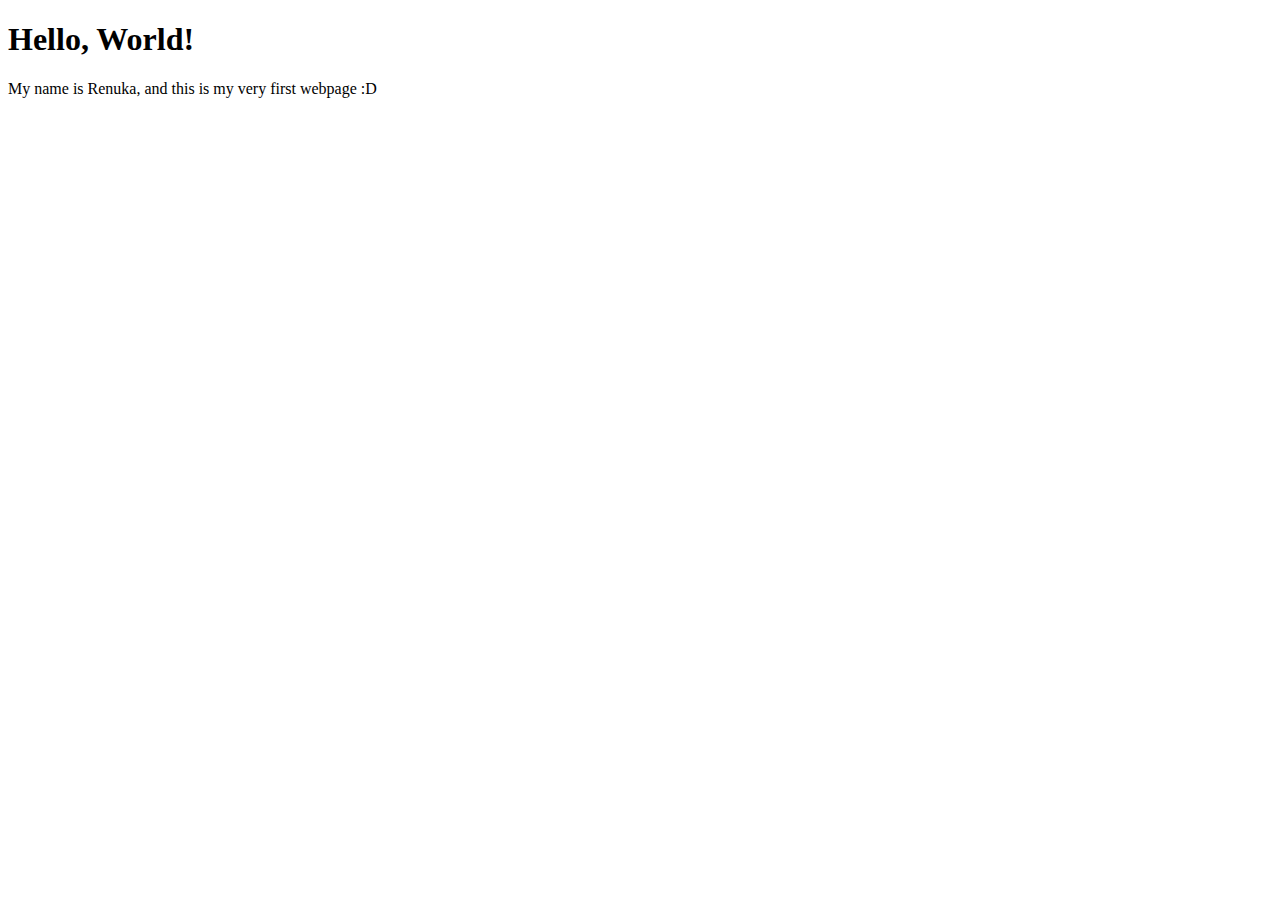
<file: 01-test/index.html>
<!DOCTYPE html>
<html lang="en">
  <head>
    <meta charset="UTF-8" />
    <meta name="viewport" content="width=device-width, initial-scale=1.0" />
    <title>My first webpage</title>
  </head>
  <body>
    <h1>Hello, World!</h1>
    <p>My name is Renuka, and this is my very first webpage :D</p>
  </body>
</html>
</file>
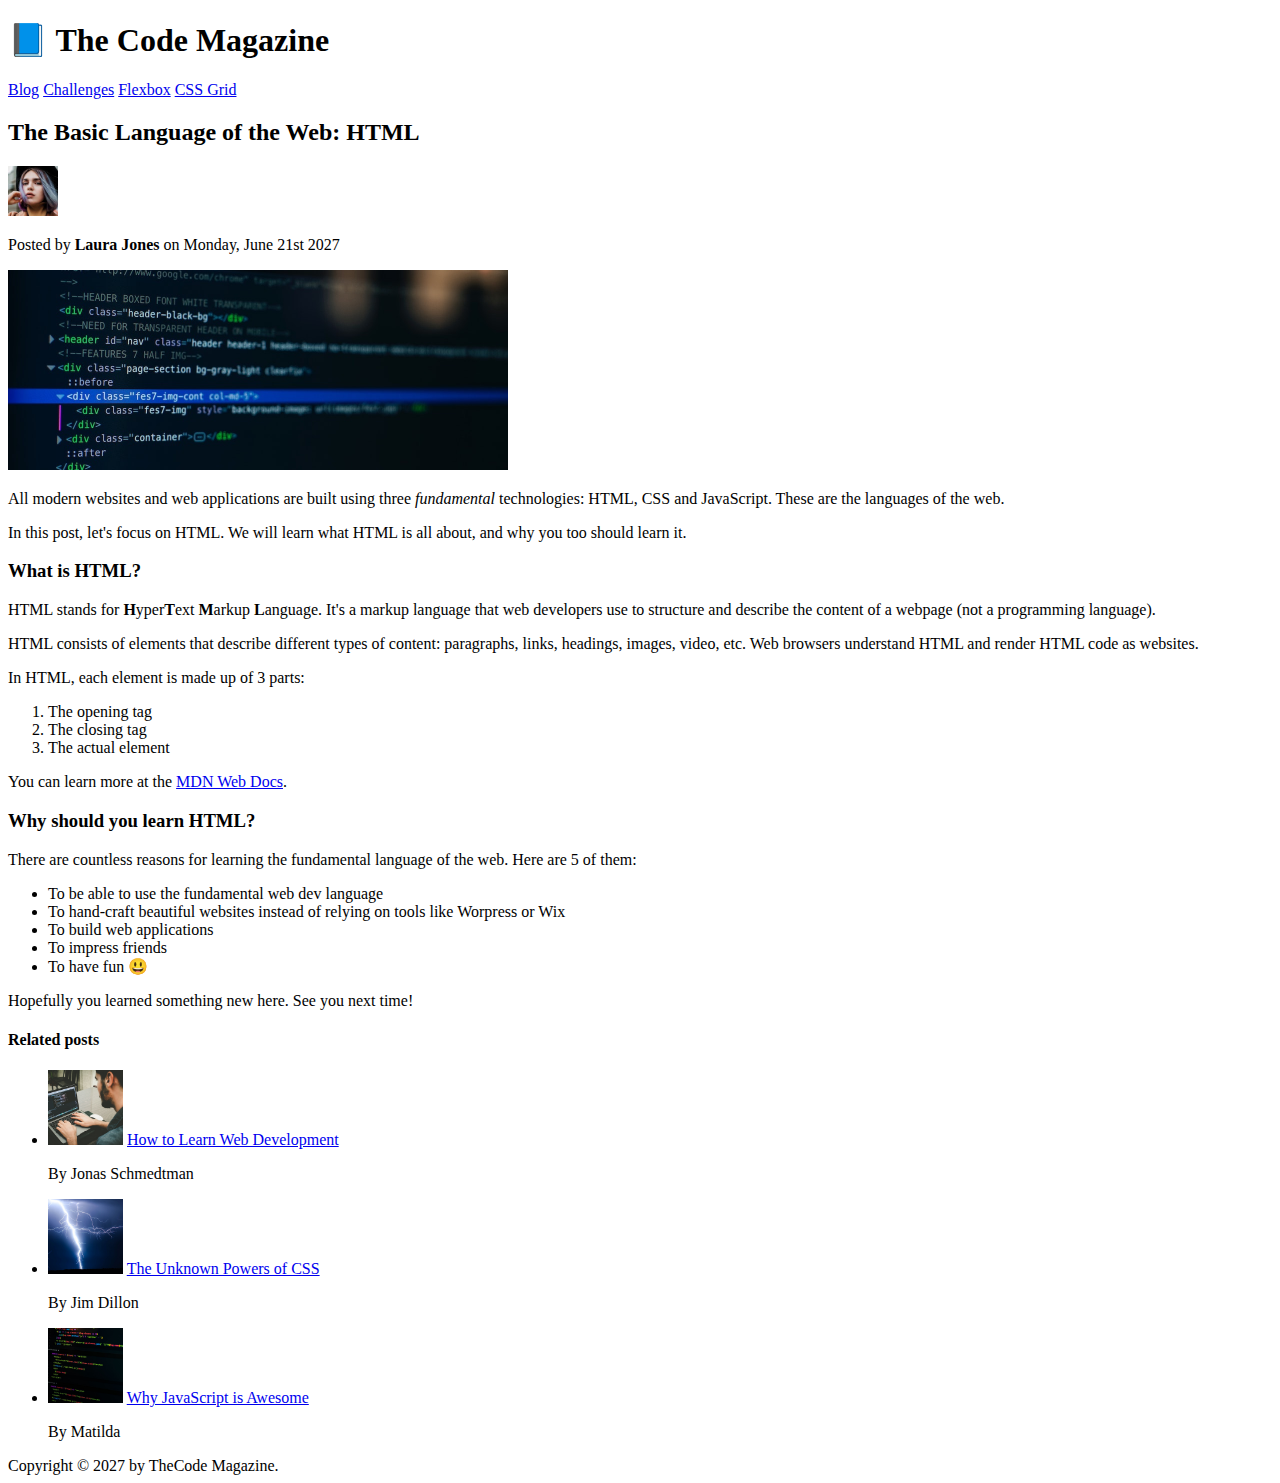
<file: 02-HTML-Fundamentals/index.html>
<!DOCTYPE html>
<html lang="en">
  <head>
    <meta charset="UTF-8" />
    <title>The Basic Language ofthe Web: HTML</title>
  </head>
  <body>
    <!--<h1>The Basic Language ofthe Web: HTML</h1>
    <h2>The Basic Language ofthe Web: HTML</h2>
    <h3>The Basic Language ofthe Web: HTML</h3>
    <h4>The Basic Language ofthe Web: HTML</h4>
    <h5>The Basic Language ofthe Web: HTML</h5>
    <h6>The Basic Language ofthe Web: HTML</h6> -->
    <header>
      <h1>📘 The Code Magazine</h1>
      <nav>
        <a href="blog.html">Blog</a>
        <a href="#">Challenges</a>
        <a href="#">Flexbox</a>
        <a href="#">CSS Grid</a>
      </nav>
    </header>
    <article>
      <header>
        <h2>The Basic Language of the Web: HTML</h2>
        <img
          src="img/laura-jones.jpg"
          alt="headshot of laura jones"
          width="50"
          height="50"
        />
        <p>Posted by <strong>Laura Jones</strong> on Monday, June 21st 2027</p>

        <img
          src="img/post-img.jpg"
          alt="HTML code on a screen"
          width="500"
          height="200"
        />
      </header>
      <p>
        All modern websites and web applications are built using three
        <em>fundamental</em>
        technologies: HTML, CSS and JavaScript. These are the languages of the
        web.
      </p>
      <p>
        In this post, let's focus on HTML. We will learn what HTML is all about,
        and why you too should learn it.
      </p>

      <h3>What is HTML?</h3>
      <p>
        HTML stands for <strong>H</strong>yper<strong>T</strong>ext
        <strong>M</strong>arkup <strong>L</strong>anguage. It's a markup
        language that web developers use to structure and describe the content
        of a webpage (not a programming language).
      </p>
      <p>
        HTML consists of elements that describe different types of content:
        paragraphs, links, headings, images, video, etc. Web browsers understand
        HTML and render HTML code as websites.
      </p>
      <p>In HTML, each element is made up of 3 parts:</p>
      <ol>
        <li>The opening tag</li>
        <li>The closing tag</li>
        <li>The actual element</li>
      </ol>

      <p>
        You can learn more at the
        <a
          href="https://developer.mozilla.org/en-US/docs/Web/HTML"
          target="_blank"
          >MDN Web Docs</a
        >.
      </p>

      <h3>Why should you learn HTML?</h3>
      <p>
        There are countless reasons for learning the fundamental language of the
        web. Here are 5 of them:
      </p>

      <ul>
        <li>To be able to use the fundamental web dev language</li>
        <li>
          To hand-craft beautiful websites instead of relying on tools like
          Worpress or Wix
        </li>
        <li>To build web applications</li>
        <li>To impress friends</li>
        <li>To have fun 😃</li>
      </ul>
      <p>Hopefully you learned something new here. See you next time!</p>
    </article>
    <aside>
      <h4>Related posts</h4>
      <ul>
        <li>
          <img
            src="img/related-1.jpg"
            alt="person programming"
            width="75"
            height="75"
          />
          <a href="#">How to Learn Web Development</a>
          <p>By Jonas Schmedtman</p>
        </li>
        <li>
          <img src="img/related-2.jpg" alt="Lightning" width="75" height="75" />
          <a href="#">The Unknown Powers of CSS</a>
          <p>By Jim Dillon</p>
        </li>
        <li>
          <img
            src="img/related-3.jpg"
            alt="JavaScript code on screen"
            width="75"
            height="75"
          />
          <a href="#">Why JavaScript is Awesome</a>
          <p>By Matilda</p>
        </li>
      </ul>
    </aside>
    <footer>Copyright &copy; 2027 by TheCode Magazine.</footer>
  </body>
</html>
</file>
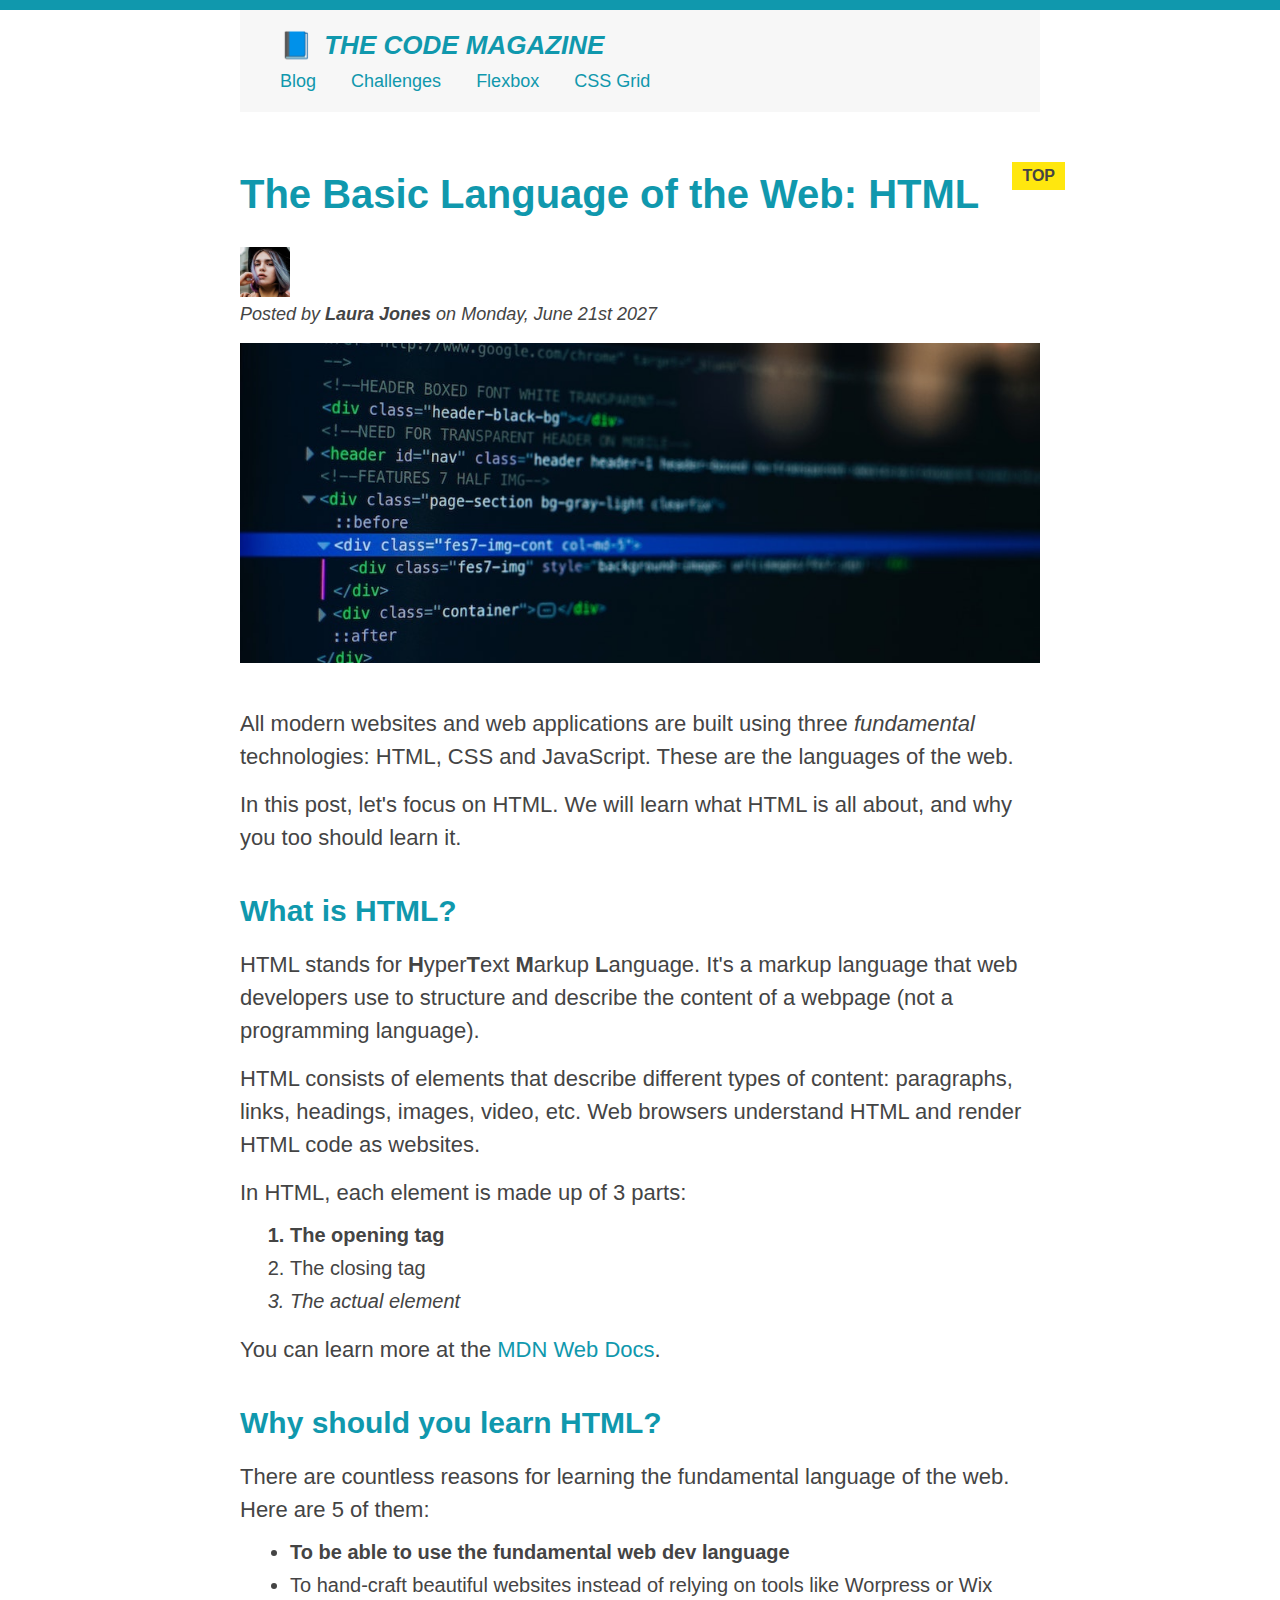
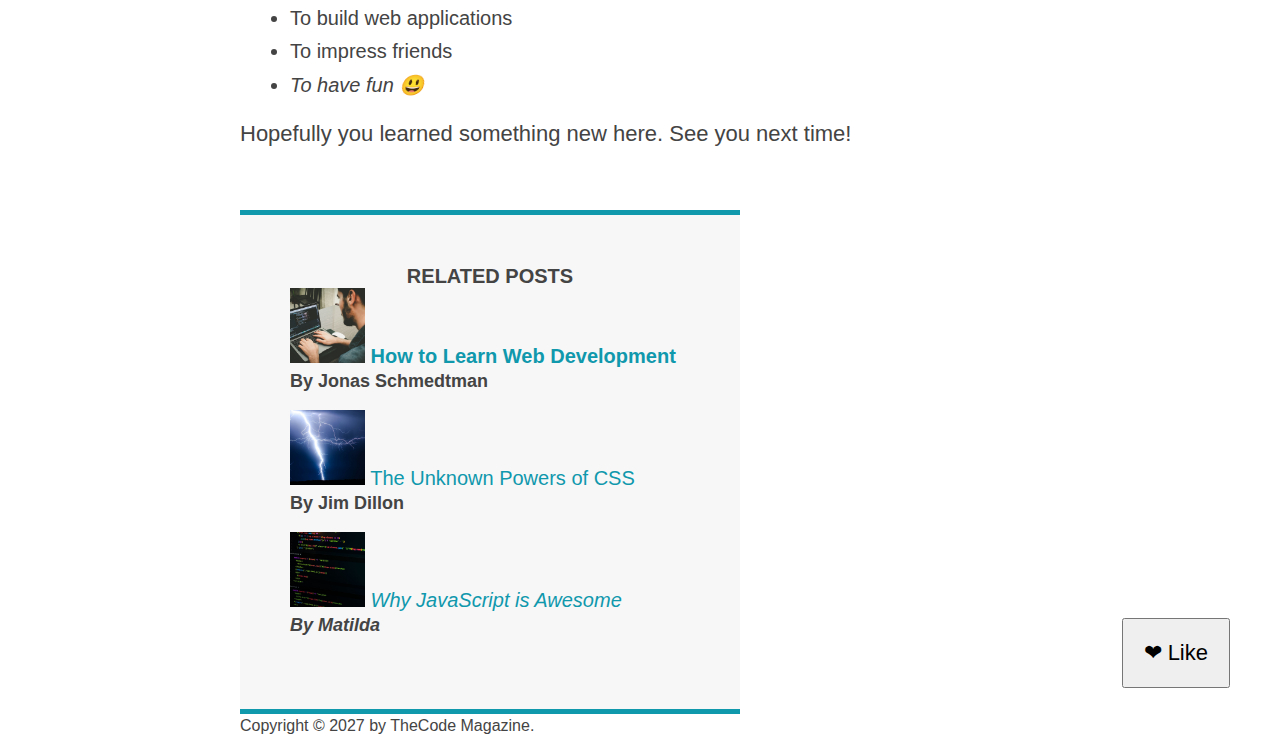
<file: 03-CSS-Fundamentals/index.html>
<!DOCTYPE html>
<html lang="en">
  <head>
    <meta charset="UTF-8" />
    <link href="style.css" rel="stylesheet" />
    <title>The Basic Language ofthe Web: HTML</title>
  </head>
  <body>
    <!--<h1>The Basic Language ofthe Web: HTML</h1>
    <h2>The Basic Language ofthe Web: HTML</h2>
    <h3>The Basic Language ofthe Web: HTML</h3>
    <h4>The Basic Language ofthe Web: HTML</h4>
    <h5>The Basic Language ofthe Web: HTML</h5>
    <h6>The Basic Language ofthe Web: HTML</h6> -->
    <div class="container">
      <header class="main-header">
        <h1>📘 The Code Magazine</h1>
        <nav>
          <a href="blog.html">Blog</a>
          <a href="#">Challenges</a>
          <a href="#">Flexbox</a>
          <a href="#">CSS Grid</a>
        </nav>
      </header>
      <article>
        <header class="post-header">
          <h2>The Basic Language of the Web: HTML</h2>
          <img
            src="img/laura-jones.jpg"
            alt="headshot of laura jones"
            width="50"
            height="50"
          />
          <p id="author">
            Posted by <strong>Laura Jones</strong> on Monday, June 21st 2027
          </p>

          <img
            src="img/post-img.jpg"
            alt="HTML code on a screen"
            width="500"
            height="200"
            class="post-img"
          />
          <button>❤ Like</button>
        </header>
        <p>
          All modern websites and web applications are built using three
          <em>fundamental</em>
          technologies: HTML, CSS and JavaScript. These are the languages of the
          web.
        </p>
        <p>
          In this post, let's focus on HTML. We will learn what HTML is all
          about, and why you too should learn it.
        </p>

        <h3>What is HTML?</h3>
        <p>
          HTML stands for <strong>H</strong>yper<strong>T</strong>ext
          <strong>M</strong>arkup <strong>L</strong>anguage. It's a markup
          language that web developers use to structure and describe the content
          of a webpage (not a programming language).
        </p>
        <p>
          HTML consists of elements that describe different types of content:
          paragraphs, links, headings, images, video, etc. Web browsers
          understand HTML and render HTML code as websites.
        </p>
        <p>In HTML, each element is made up of 3 parts:</p>
        <ol>
          <li class="first-li">The opening tag</li>
          <li>The closing tag</li>
          <li>The actual element</li>
        </ol>

        <p>
          You can learn more at the
          <a
            href="https://developer.mozilla.org/en-US/docs/Web/HTML"
            target="_blank"
            >MDN Web Docs</a
          >.
        </p>

        <h3>Why should you learn HTML?</h3>
        <p>
          There are countless reasons for learning the fundamental language of
          the web. Here are 5 of them:
        </p>

        <ul>
          <li class="first-li">
            To be able to use the fundamental web dev language
          </li>
          <li>
            To hand-craft beautiful websites instead of relying on tools like
            Worpress or Wix
          </li>
          <li>To build web applications</li>
          <li>To impress friends</li>
          <li>To have fun 😃</li>
        </ul>
        <p>Hopefully you learned something new here. See you next time!</p>
      </article>
      <aside>
        <h4>Related posts</h4>
        <ul class="related">
          <li>
            <img
              src="img/related-1.jpg"
              alt="person programming"
              width="75"
              height="75"
            />
            <a href="#">How to Learn Web Development</a>
            <p class="related-author">By Jonas Schmedtman</p>
          </li>
          <li>
            <img
              src="img/related-2.jpg"
              alt="Lightning"
              width="75"
              height="75"
            />
            <a href="#">The Unknown Powers of CSS</a>
            <p class="related-author">By Jim Dillon</p>
          </li>
          <li>
            <img
              src="img/related-3.jpg"
              alt="JavaScript code on screen"
              width="75"
              height="75"
            />
            <a href="#">Why JavaScript is Awesome</a>
            <p class="related-author">By Matilda</p>
          </li>
        </ul>
      </aside>
      <footer>
        <p id="copyright" class="copyright text">
          Copyright &copy; 2027 by TheCode Magazine.
        </p>
      </footer>
    </div>
  </body>
</html>
</file>
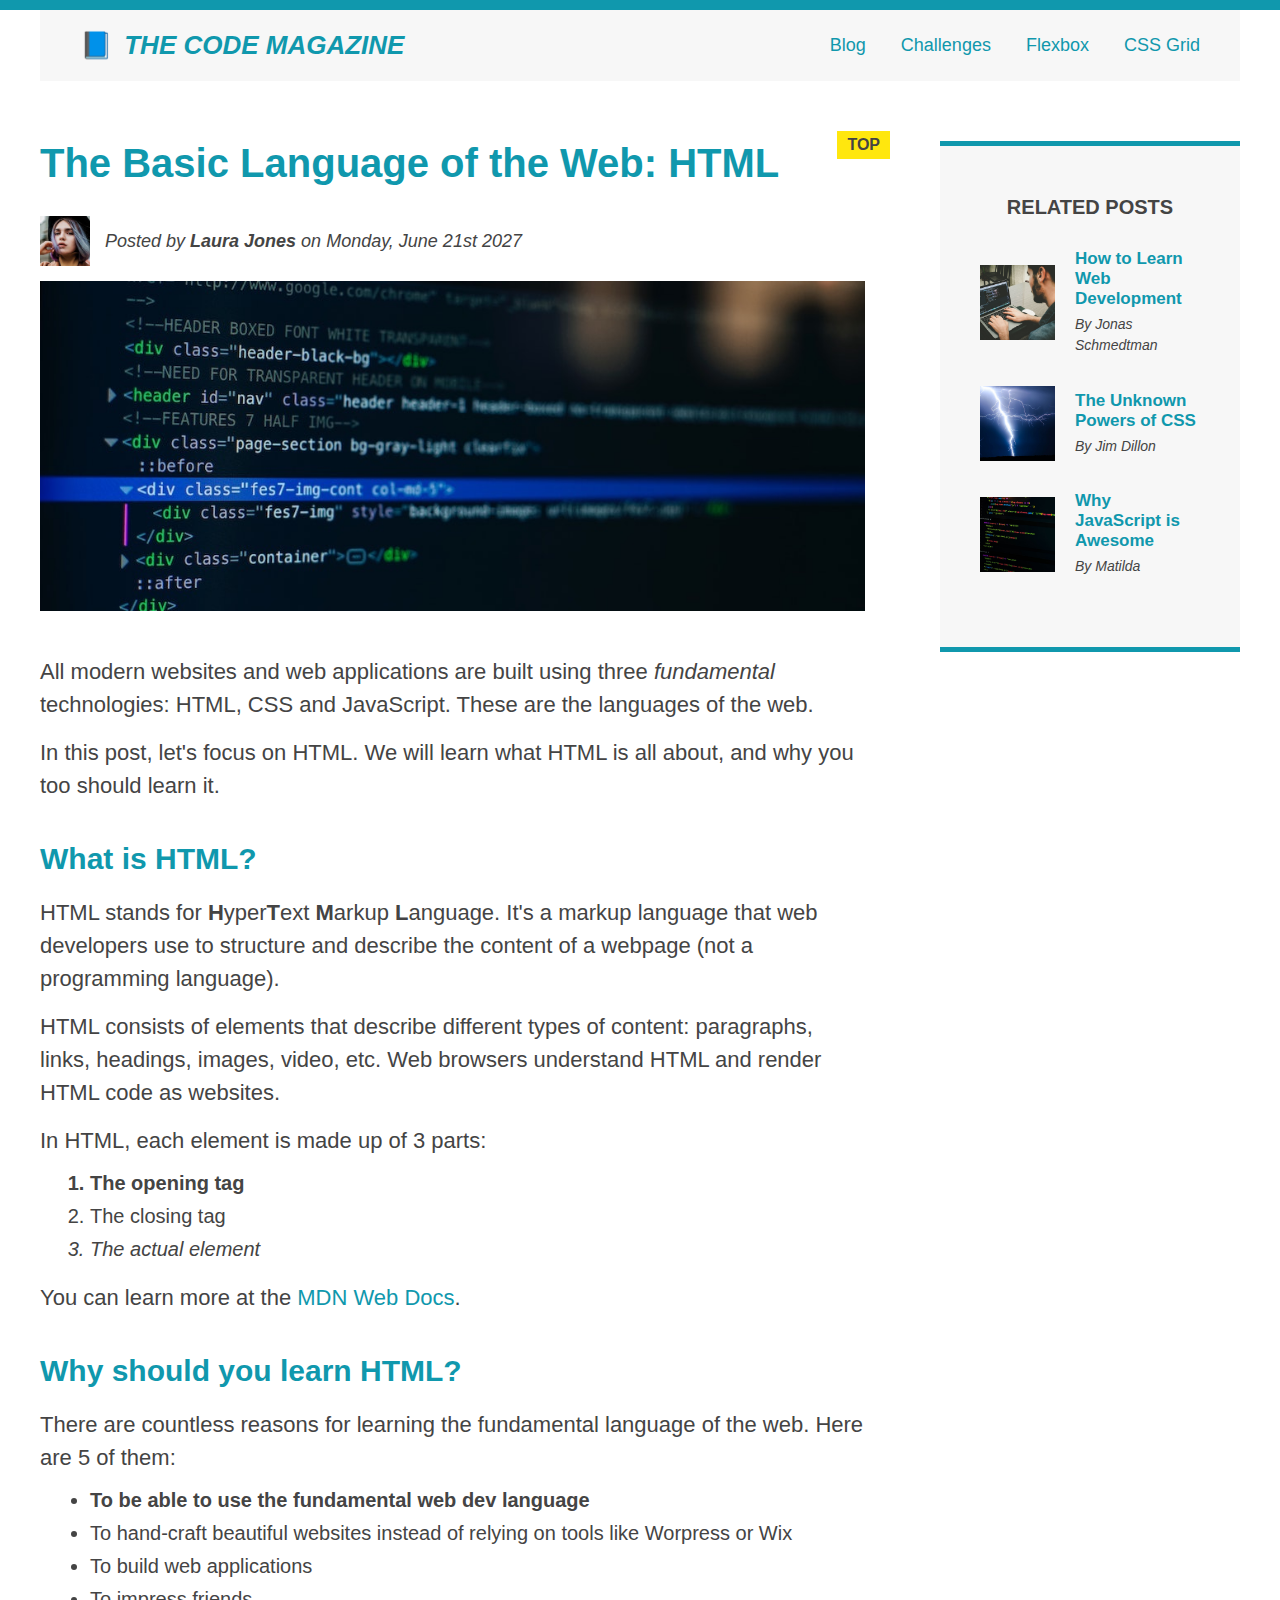
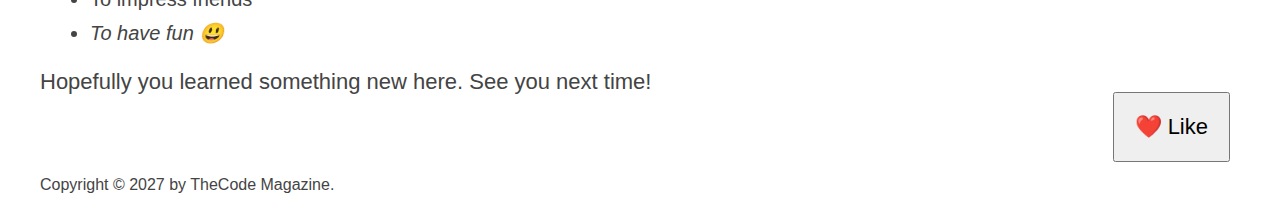
<file: 04-CSS-Layouts/index.html>
<!DOCTYPE html>
<html lang="en">
  <head>
    <meta charset="UTF-8" />
    <link href="style.css" rel="stylesheet" />
    <title>The Basic Language ofthe Web: HTML</title>
  </head>
  <body>
    <!--<h1>The Basic Language ofthe Web: HTML</h1>
    <h2>The Basic Language ofthe Web: HTML</h2>
    <h3>The Basic Language ofthe Web: HTML</h3>
    <h4>The Basic Language ofthe Web: HTML</h4>
    <h5>The Basic Language ofthe Web: HTML</h5>
    <h6>The Basic Language ofthe Web: HTML</h6> -->
    <div class="container">
      <header class="main-header clearfix">
        <h1>📘 The Code Magazine</h1>
        <nav>
          <a href="blog.html">Blog</a>
          <a href="#">Challenges</a>
          <a href="flexbox.html">Flexbox</a>
          <a href="css-grid.html">CSS Grid</a>
        </nav>
        <!-- <div class="clear"></div> -->
      </header>
      <!-- ONLY NECESSARY FOR FLEXBOX -->
      <!-- <div class="row"> -->
      <article>
        <header class="post-header">
          <h2>The Basic Language of the Web: HTML</h2>
          <div class="author-box">
            <img
              src="img/laura-jones.jpg"
              alt="headshot of laura jones"
              width="50"
              height="50"
              class="author-img"
            />
            <p id="author" class="author">
              Posted by <strong>Laura Jones</strong> on Monday, June 21st 2027
            </p>
          </div>

          <img
            src="img/post-img.jpg"
            alt="HTML code on a screen"
            width="500"
            height="200"
            class="post-img"
          />
          <button>❤️ Like</button>
        </header>
        <p>
          All modern websites and web applications are built using three
          <em>fundamental</em>
          technologies: HTML, CSS and JavaScript. These are the languages of the
          web.
        </p>
        <p>
          In this post, let's focus on HTML. We will learn what HTML is all
          about, and why you too should learn it.
        </p>

        <h3>What is HTML?</h3>
        <p>
          HTML stands for <strong>H</strong>yper<strong>T</strong>ext
          <strong>M</strong>arkup <strong>L</strong>anguage. It's a markup
          language that web developers use to structure and describe the content
          of a webpage (not a programming language).
        </p>
        <p>
          HTML consists of elements that describe different types of content:
          paragraphs, links, headings, images, video, etc. Web browsers
          understand HTML and render HTML code as websites.
        </p>
        <p>In HTML, each element is made up of 3 parts:</p>
        <ol>
          <li class="first-li">The opening tag</li>
          <li>The closing tag</li>
          <li>The actual element</li>
        </ol>

        <p>
          You can learn more at the
          <a
            href="https://developer.mozilla.org/en-US/docs/Web/HTML"
            target="_blank"
            >MDN Web Docs</a
          >.
        </p>

        <h3>Why should you learn HTML?</h3>
        <p>
          There are countless reasons for learning the fundamental language of
          the web. Here are 5 of them:
        </p>

        <ul>
          <li class="first-li">
            To be able to use the fundamental web dev language
          </li>
          <li>
            To hand-craft beautiful websites instead of relying on tools like
            Worpress or Wix
          </li>
          <li>To build web applications</li>
          <li>To impress friends</li>
          <li>To have fun 😃</li>
        </ul>
        <p>Hopefully you learned something new here. See you next time!</p>
      </article>
      <aside>
        <h4>Related posts</h4>
        <ul class="related">
          <li class="related-post">
            <img
              src="img/related-1.jpg"
              alt="person programming"
              width="75"
              height="75"
            />
            <div>
              <a href="#" class="related-link">How to Learn Web Development</a>
              <p class="related-author">By Jonas Schmedtman</p>
            </div>
          </li>
          <li class="related-post">
            <img
              src="img/related-2.jpg"
              alt="Lightning"
              width="75"
              height="75"
            />
            <div>
              <a href="#" class="related-link">The Unknown Powers of CSS</a>
              <p class="related-author">By Jim Dillon</p>
            </div>
          </li>
          <li class="related-post">
            <img
              src="img/related-3.jpg"
              alt="JavaScript code on screen"
              width="75"
              height="75"
            />
            <div>
              <a href="#" class="related-link">Why JavaScript is Awesome</a>
              <p class="related-author">By Matilda</p>
            </div>
          </li>
        </ul>
      </aside>
      <!-- </div> -->
      <footer>
        <p id="copyright" class="copyright text">
          Copyright &copy; 2027 by TheCode Magazine.
        </p>
      </footer>
    </div>
  </body>
</html>
</file>
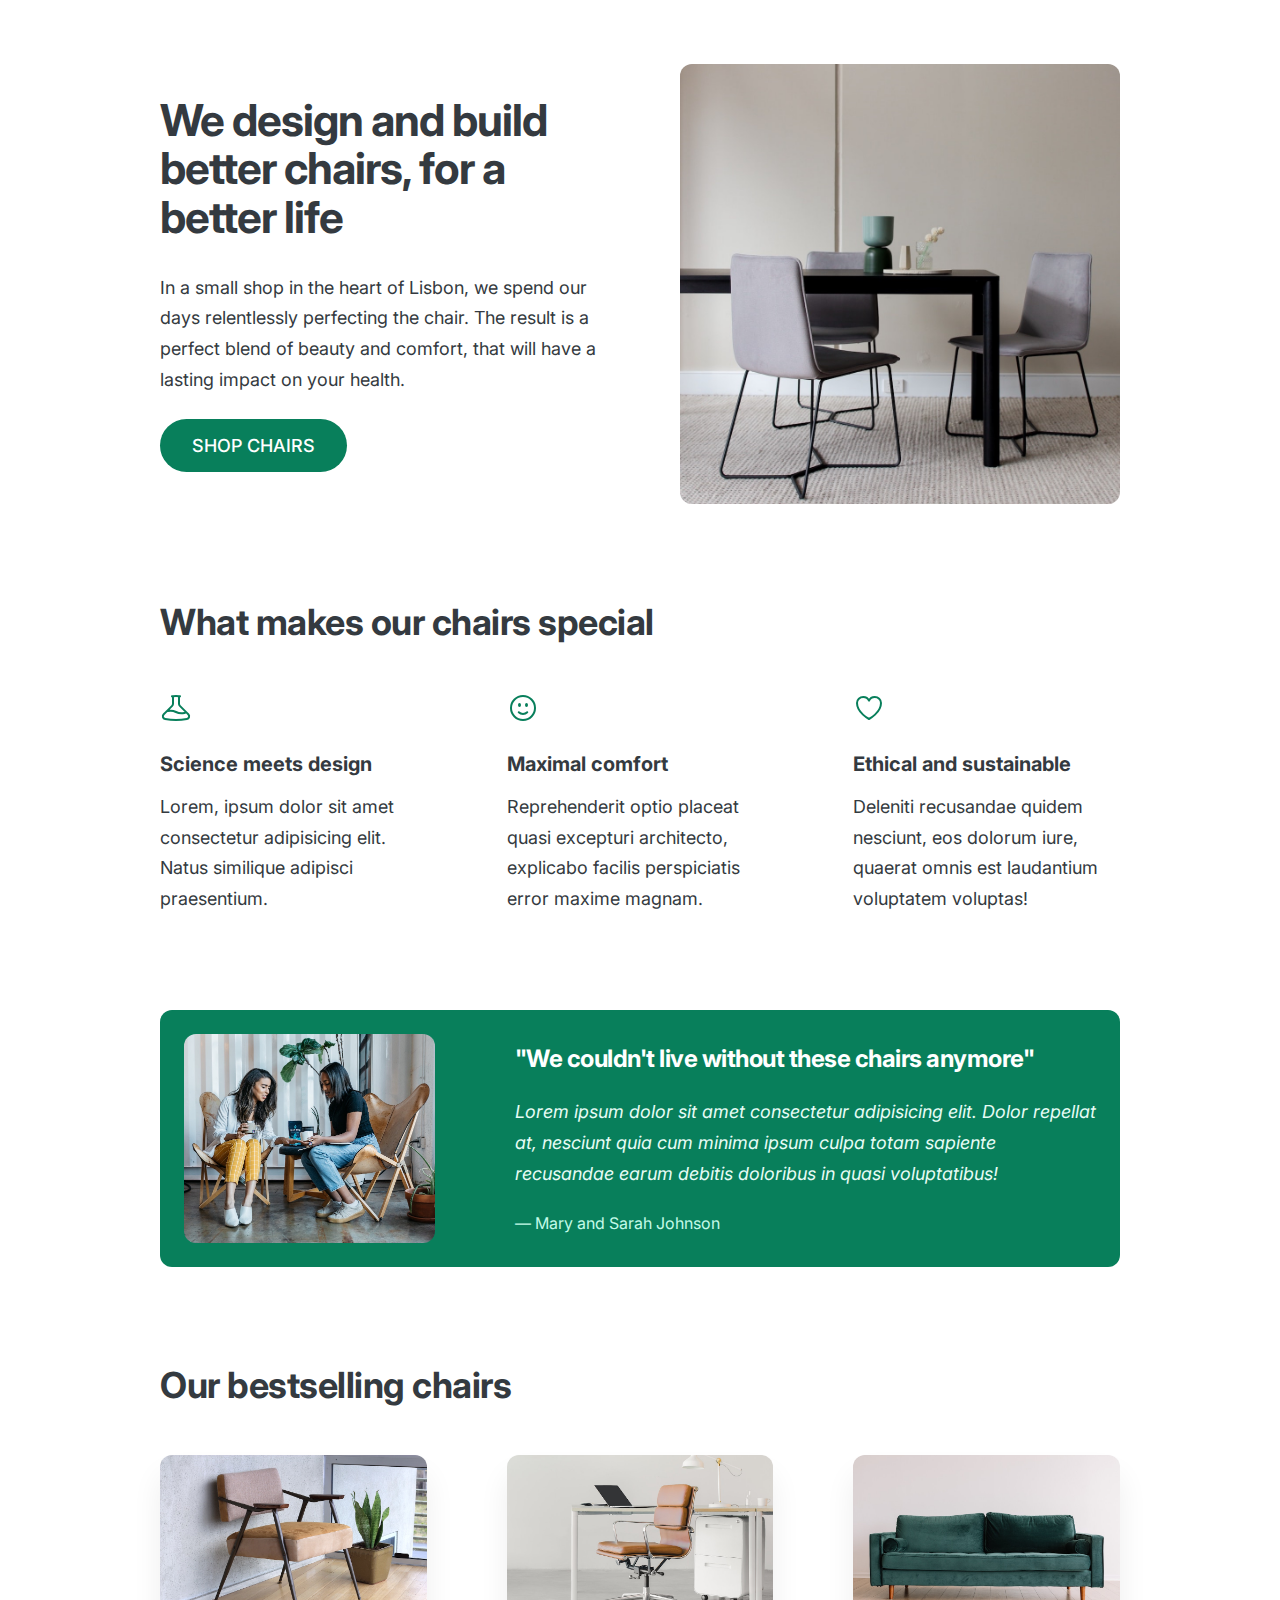
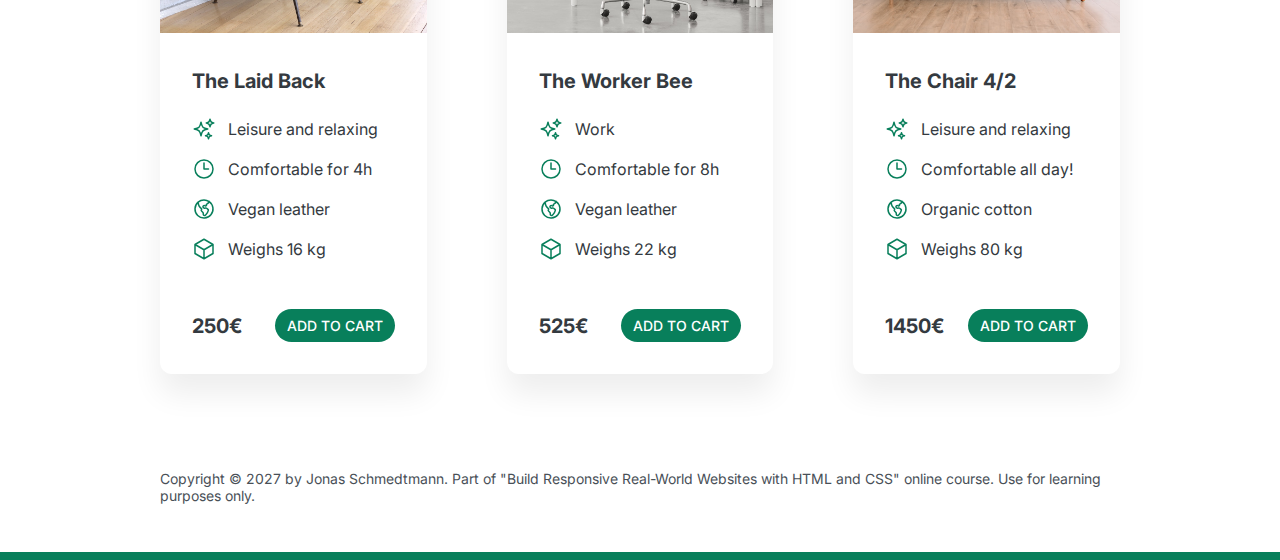
<file: 05-Design/index.html>
<!DOCTYPE html>
<html lang="en">
  <head>
    <meta charset="UTF-8" />
    <meta http-equiv="X-UA-Compatible" content="IE=edge" />
    <meta name="viewport" content="width=device-width, initial-scale=1.0" />

    <link rel="preconnect" href="https://fonts.googleapis.com" />
    <link rel="preconnect" href="https://fonts.gstatic.com" crossorigin />
    <link
      href="https://fonts.googleapis.com/css2?family=Inter:wght@400;500;700&display=swap"
      rel="stylesheet"
    />

    <link rel="stylesheet" href="style.css" />
    <title>Lisbon Chair Shop</title>
  </head>
  <body>
    <div class="container">
      <header>
        <div class="header-text-box">
          <h1>We design and build better chairs, for a better life</h1>
          <p class="header-text">
            In a small shop in the heart of Lisbon, we spend our days
            relentlessly perfecting the chair. The result is a perfect blend of
            beauty and comfort, that will have a lasting impact on your health.
          </p>
          <a class="btn btn--big" href="#">Shop chairs</a>
        </div>
        <img src="hero.jpg" alt="Photo" />
      </header>

      <section>
        <h2>What makes our chairs special</h2>
        <div class="grid-3-cols">
          <div>
            <svg
              xmlns="http://www.w3.org/2000/svg"
              fill="none"
              viewBox="0 0 24 24"
              stroke-width="1.5"
              stroke="currentColor"
              class="features-icon"
            >
              <path
                stroke-linecap="round"
                stroke-linejoin="round"
                d="M9.75 3.104v5.714a2.25 2.25 0 01-.659 1.591L5 14.5M9.75 3.104c-.251.023-.501.05-.75.082m.75-.082a24.301 24.301 0 014.5 0m0 0v5.714c0 .597.237 1.17.659 1.591L19.8 15.3M14.25 3.104c.251.023.501.05.75.082M19.8 15.3l-1.57.393A9.065 9.065 0 0112 15a9.065 9.065 0 00-6.23-.693L5 14.5m14.8.8l1.402 1.402c1.232 1.232.65 3.318-1.067 3.611A48.309 48.309 0 0112 21c-2.773 0-5.491-.235-8.135-.687-1.718-.293-2.3-2.379-1.067-3.61L5 14.5"
              />
            </svg>
            <p class="features-title"><strong>Science meets design</strong></p>
            <p class="features-text">
              Lorem, ipsum dolor sit amet consectetur adipisicing elit. Natus
              similique adipisci praesentium.
            </p>
          </div>

          <div>
            <svg
              xmlns="http://www.w3.org/2000/svg"
              fill="none"
              viewBox="0 0 24 24"
              stroke-width="1.5"
              stroke="currentColor"
              class="features-icon"
            >
              <path
                stroke-linecap="round"
                stroke-linejoin="round"
                d="M15.182 15.182a4.5 4.5 0 01-6.364 0M21 12a9 9 0 11-18 0 9 9 0 0118 0zM9.75 9.75c0 .414-.168.75-.375.75S9 10.164 9 9.75 9.168 9 9.375 9s.375.336.375.75zm-.375 0h.008v.015h-.008V9.75zm5.625 0c0 .414-.168.75-.375.75s-.375-.336-.375-.75.168-.75.375-.75.375.336.375.75zm-.375 0h.008v.015h-.008V9.75z"
              />
            </svg>

            <p class="features-title">
              <strong>Maximal comfort</strong>
            </p>
            <p class="features-text">
              Reprehenderit optio placeat quasi excepturi architecto, explicabo
              facilis perspiciatis error maxime magnam.
            </p>
          </div>

          <div>
            <svg
              xmlns="http://www.w3.org/2000/svg"
              fill="none"
              viewBox="0 0 24 24"
              stroke-width="1.5"
              stroke="currentColor"
              class="features-icon"
            >
              <path
                stroke-linecap="round"
                stroke-linejoin="round"
                d="M21 8.25c0-2.485-2.099-4.5-4.688-4.5-1.935 0-3.597 1.126-4.312 2.733-.715-1.607-2.377-2.733-4.313-2.733C5.1 3.75 3 5.765 3 8.25c0 7.22 9 12 9 12s9-4.78 9-12z"
              />
            </svg>

            <p class="features-title">
              <strong>Ethical and sustainable</strong>
            </p>
            <p class="features-text">
              Deleniti recusandae quidem nesciunt, eos dolorum iure, quaerat
              omnis est laudantium voluptatem voluptas!
            </p>
          </div>
        </div>
      </section>

      <section class="testimonial-section">
        <div class="grid-3-cols">
          <img src="customers.jpg" alt="People sitting on chairs" />
          <div class="testimonial-box">
            <h2>"We couldn't live without these chairs anymore"</h2>
            <blockquote class="testimonial-text">
              Lorem ipsum dolor sit amet consectetur adipisicing elit. Dolor
              repellat at, nesciunt quia cum minima ipsum culpa totam sapiente
              recusandae earum debitis doloribus in quasi voluptatibus!
            </blockquote>
            <p class="testimonial-author">&mdash; Mary and Sarah Johnson</p>
          </div>
        </div>
      </section>

      <section>
        <h2>Our bestselling chairs</h2>
        <div class="grid-3-cols">
          <figure class="chair">
            <img src="chair-1.jpg" alt="Chair" />
            <div class="chair-box">
              <h3>The Laid Back</h3>
              <ul class="chair-details">
                <li>
                  <svg
                    xmlns="http://www.w3.org/2000/svg"
                    fill="none"
                    viewBox="0 0 24 24"
                    stroke-width="1.5"
                    stroke="currentColor"
                    class="chair-icon"
                  >
                    <path
                      stroke-linecap="round"
                      stroke-linejoin="round"
                      d="M9.813 15.904L9 18.75l-.813-2.846a4.5 4.5 0 00-3.09-3.09L2.25 12l2.846-.813a4.5 4.5 0 003.09-3.09L9 5.25l.813 2.846a4.5 4.5 0 003.09 3.09L15.75 12l-2.846.813a4.5 4.5 0 00-3.09 3.09zM18.259 8.715L18 9.75l-.259-1.035a3.375 3.375 0 00-2.455-2.456L14.25 6l1.036-.259a3.375 3.375 0 002.455-2.456L18 2.25l.259 1.035a3.375 3.375 0 002.456 2.456L21.75 6l-1.035.259a3.375 3.375 0 00-2.456 2.456zM16.894 20.567L16.5 21.75l-.394-1.183a2.25 2.25 0 00-1.423-1.423L13.5 18.75l1.183-.394a2.25 2.25 0 001.423-1.423l.394-1.183.394 1.183a2.25 2.25 0 001.423 1.423l1.183.394-1.183.394a2.25 2.25 0 00-1.423 1.423z"
                    />
                  </svg>

                  <!-- Span is a generic INLINE text element, it doesn't have any meaning. It's like a div element, but inline -->
                  <span>Leisure and relaxing</span>
                </li>
                <li>
                  <svg
                    xmlns="http://www.w3.org/2000/svg"
                    fill="none"
                    viewBox="0 0 24 24"
                    stroke-width="1.5"
                    stroke="currentColor"
                    class="chair-icon"
                  >
                    <path
                      stroke-linecap="round"
                      stroke-linejoin="round"
                      d="M12 6v6h4.5m4.5 0a9 9 0 11-18 0 9 9 0 0118 0z"
                    />
                  </svg>

                  <span>Comfortable for 4h</span>
                </li>
                <li>
                  <svg
                    xmlns="http://www.w3.org/2000/svg"
                    fill="none"
                    viewBox="0 0 24 24"
                    stroke-width="1.5"
                    stroke="currentColor"
                    class="chair-icon"
                  >
                    <path
                      stroke-linecap="round"
                      stroke-linejoin="round"
                      d="M6.115 5.19l.319 1.913A6 6 0 008.11 10.36L9.75 12l-.387.775c-.217.433-.132.956.21 1.298l1.348 1.348c.21.21.329.497.329.795v1.089c0 .426.24.815.622 1.006l.153.076c.433.217.956.132 1.298-.21l.723-.723a8.7 8.7 0 002.288-4.042 1.087 1.087 0 00-.358-1.099l-1.33-1.108c-.251-.21-.582-.299-.905-.245l-1.17.195a1.125 1.125 0 01-.98-.314l-.295-.295a1.125 1.125 0 010-1.591l.13-.132a1.125 1.125 0 011.3-.21l.603.302a.809.809 0 001.086-1.086L14.25 7.5l1.256-.837a4.5 4.5 0 001.528-1.732l.146-.292M6.115 5.19A9 9 0 1017.18 4.64M6.115 5.19A8.965 8.965 0 0112 3c1.929 0 3.716.607 5.18 1.64"
                    />
                  </svg>

                  <span>Vegan leather</span>
                </li>
                <li>
                  <svg
                    xmlns="http://www.w3.org/2000/svg"
                    fill="none"
                    viewBox="0 0 24 24"
                    stroke-width="1.5"
                    stroke="currentColor"
                    class="chair-icon"
                  >
                    <path
                      stroke-linecap="round"
                      stroke-linejoin="round"
                      d="M21 7.5l-9-5.25L3 7.5m18 0l-9 5.25m9-5.25v9l-9 5.25M3 7.5l9 5.25M3 7.5v9l9 5.25m0-9v9"
                    />
                  </svg>

                  <span>Weighs 16 kg</span>
                </li>
              </ul>
              <div class="chair-price">
                <strong>250€</strong>
                <a href="#" class="btn btn--small">Add to cart</a>
              </div>
            </div>
          </figure>

          <figure class="chair">
            <img src="chair-2.jpg" alt="Chair" />
            <div class="chair-box">
              <h3>The Worker Bee</h3>
              <ul class="chair-details">
                <li>
                  <svg
                    xmlns="http://www.w3.org/2000/svg"
                    fill="none"
                    viewBox="0 0 24 24"
                    stroke-width="1.5"
                    stroke="currentColor"
                    class="chair-icon"
                  >
                    <path
                      stroke-linecap="round"
                      stroke-linejoin="round"
                      d="M9.813 15.904L9 18.75l-.813-2.846a4.5 4.5 0 00-3.09-3.09L2.25 12l2.846-.813a4.5 4.5 0 003.09-3.09L9 5.25l.813 2.846a4.5 4.5 0 003.09 3.09L15.75 12l-2.846.813a4.5 4.5 0 00-3.09 3.09zM18.259 8.715L18 9.75l-.259-1.035a3.375 3.375 0 00-2.455-2.456L14.25 6l1.036-.259a3.375 3.375 0 002.455-2.456L18 2.25l.259 1.035a3.375 3.375 0 002.456 2.456L21.75 6l-1.035.259a3.375 3.375 0 00-2.456 2.456zM16.894 20.567L16.5 21.75l-.394-1.183a2.25 2.25 0 00-1.423-1.423L13.5 18.75l1.183-.394a2.25 2.25 0 001.423-1.423l.394-1.183.394 1.183a2.25 2.25 0 001.423 1.423l1.183.394-1.183.394a2.25 2.25 0 00-1.423 1.423z"
                    />
                  </svg>
                  <span>Work</span>
                </li>
                <li>
                  <svg
                    xmlns="http://www.w3.org/2000/svg"
                    fill="none"
                    viewBox="0 0 24 24"
                    stroke-width="1.5"
                    stroke="currentColor"
                    class="chair-icon"
                  >
                    <path
                      stroke-linecap="round"
                      stroke-linejoin="round"
                      d="M12 6v6h4.5m4.5 0a9 9 0 11-18 0 9 9 0 0118 0z"
                    />
                  </svg>
                  <span>Comfortable for 8h</span>
                </li>
                <li>
                  <svg
                    xmlns="http://www.w3.org/2000/svg"
                    fill="none"
                    viewBox="0 0 24 24"
                    stroke-width="1.5"
                    stroke="currentColor"
                    class="chair-icon"
                  >
                    <path
                      stroke-linecap="round"
                      stroke-linejoin="round"
                      d="M6.115 5.19l.319 1.913A6 6 0 008.11 10.36L9.75 12l-.387.775c-.217.433-.132.956.21 1.298l1.348 1.348c.21.21.329.497.329.795v1.089c0 .426.24.815.622 1.006l.153.076c.433.217.956.132 1.298-.21l.723-.723a8.7 8.7 0 002.288-4.042 1.087 1.087 0 00-.358-1.099l-1.33-1.108c-.251-.21-.582-.299-.905-.245l-1.17.195a1.125 1.125 0 01-.98-.314l-.295-.295a1.125 1.125 0 010-1.591l.13-.132a1.125 1.125 0 011.3-.21l.603.302a.809.809 0 001.086-1.086L14.25 7.5l1.256-.837a4.5 4.5 0 001.528-1.732l.146-.292M6.115 5.19A9 9 0 1017.18 4.64M6.115 5.19A8.965 8.965 0 0112 3c1.929 0 3.716.607 5.18 1.64"
                    />
                  </svg>
                  <span>Vegan leather</span>
                </li>
                <li>
                  <svg
                    xmlns="http://www.w3.org/2000/svg"
                    fill="none"
                    viewBox="0 0 24 24"
                    stroke-width="1.5"
                    stroke="currentColor"
                    class="chair-icon"
                  >
                    <path
                      stroke-linecap="round"
                      stroke-linejoin="round"
                      d="M21 7.5l-9-5.25L3 7.5m18 0l-9 5.25m9-5.25v9l-9 5.25M3 7.5l9 5.25M3 7.5v9l9 5.25m0-9v9"
                    />
                  </svg>
                  <span>Weighs 22 kg</span>
                </li>
              </ul>
              <div class="chair-price">
                <strong>525€</strong>
                <a href="#" class="btn btn--small">Add to cart</a>
              </div>
            </div>
          </figure>

          <figure class="chair">
            <img src="chair-3.jpg" alt="Chair" />
            <div class="chair-box">
              <h3>The Chair 4/2</h3>
              <ul class="chair-details">
                <li>
                  <svg
                    xmlns="http://www.w3.org/2000/svg"
                    fill="none"
                    viewBox="0 0 24 24"
                    stroke-width="1.5"
                    stroke="currentColor"
                    class="chair-icon"
                  >
                    <path
                      stroke-linecap="round"
                      stroke-linejoin="round"
                      d="M9.813 15.904L9 18.75l-.813-2.846a4.5 4.5 0 00-3.09-3.09L2.25 12l2.846-.813a4.5 4.5 0 003.09-3.09L9 5.25l.813 2.846a4.5 4.5 0 003.09 3.09L15.75 12l-2.846.813a4.5 4.5 0 00-3.09 3.09zM18.259 8.715L18 9.75l-.259-1.035a3.375 3.375 0 00-2.455-2.456L14.25 6l1.036-.259a3.375 3.375 0 002.455-2.456L18 2.25l.259 1.035a3.375 3.375 0 002.456 2.456L21.75 6l-1.035.259a3.375 3.375 0 00-2.456 2.456zM16.894 20.567L16.5 21.75l-.394-1.183a2.25 2.25 0 00-1.423-1.423L13.5 18.75l1.183-.394a2.25 2.25 0 001.423-1.423l.394-1.183.394 1.183a2.25 2.25 0 001.423 1.423l1.183.394-1.183.394a2.25 2.25 0 00-1.423 1.423z"
                    />
                  </svg>
                  <span>Leisure and relaxing</span>
                </li>
                <li>
                  <svg
                    xmlns="http://www.w3.org/2000/svg"
                    fill="none"
                    viewBox="0 0 24 24"
                    stroke-width="1.5"
                    stroke="currentColor"
                    class="chair-icon"
                  >
                    <path
                      stroke-linecap="round"
                      stroke-linejoin="round"
                      d="M12 6v6h4.5m4.5 0a9 9 0 11-18 0 9 9 0 0118 0z"
                    />
                  </svg>
                  <span>Comfortable all day!</span>
                </li>
                <li>
                  <svg
                    xmlns="http://www.w3.org/2000/svg"
                    fill="none"
                    viewBox="0 0 24 24"
                    stroke-width="1.5"
                    stroke="currentColor"
                    class="chair-icon"
                  >
                    <path
                      stroke-linecap="round"
                      stroke-linejoin="round"
                      d="M6.115 5.19l.319 1.913A6 6 0 008.11 10.36L9.75 12l-.387.775c-.217.433-.132.956.21 1.298l1.348 1.348c.21.21.329.497.329.795v1.089c0 .426.24.815.622 1.006l.153.076c.433.217.956.132 1.298-.21l.723-.723a8.7 8.7 0 002.288-4.042 1.087 1.087 0 00-.358-1.099l-1.33-1.108c-.251-.21-.582-.299-.905-.245l-1.17.195a1.125 1.125 0 01-.98-.314l-.295-.295a1.125 1.125 0 010-1.591l.13-.132a1.125 1.125 0 011.3-.21l.603.302a.809.809 0 001.086-1.086L14.25 7.5l1.256-.837a4.5 4.5 0 001.528-1.732l.146-.292M6.115 5.19A9 9 0 1017.18 4.64M6.115 5.19A8.965 8.965 0 0112 3c1.929 0 3.716.607 5.18 1.64"
                    />
                  </svg>
                  <span>Organic cotton</span>
                </li>
                <li>
                  <svg
                    xmlns="http://www.w3.org/2000/svg"
                    fill="none"
                    viewBox="0 0 24 24"
                    stroke-width="1.5"
                    stroke="currentColor"
                    class="chair-icon"
                  >
                    <path
                      stroke-linecap="round"
                      stroke-linejoin="round"
                      d="M21 7.5l-9-5.25L3 7.5m18 0l-9 5.25m9-5.25v9l-9 5.25M3 7.5l9 5.25M3 7.5v9l9 5.25m0-9v9"
                    />
                  </svg>
                  <span>Weighs 80 kg</span>
                </li>
              </ul>
              <div class="chair-price">
                <strong>1450€</strong>
                <a href="#" class="btn btn--small">Add to cart</a>
              </div>
            </div>
          </figure>
        </div>
      </section>

      <footer>
        Copyright &copy; 2027 by Jonas Schmedtmann. Part of "Build Responsive
        Real-World Websites with HTML and CSS" online course. Use for learning
        purposes only.
      </footer>
    </div>
  </body>
</html>
</file>
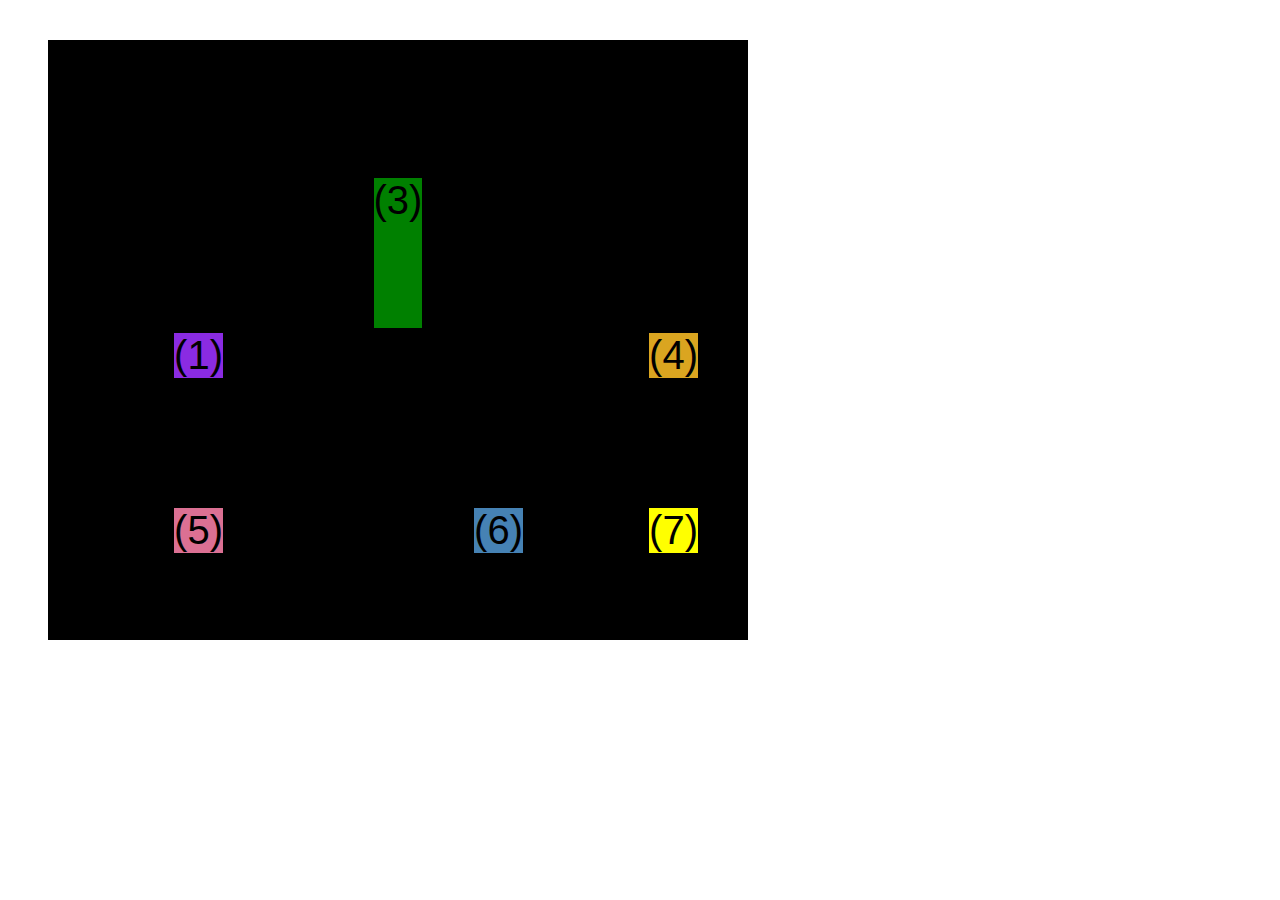
<file: 04-CSS-Layouts/css-grid.html>
<!DOCTYPE html>
<html lang="en">
  <head>
    <meta charset="UTF-8" />
    <meta name="viewport" content="width=device-width, initial-scale=1.0" />
    <title>CSS Grid</title>
    <style>
      .el--1 {
        background-color: blueviolet;
      }
      .el--2 {
        background-color: orangered;
      }
      .el--3 {
        background-color: green;
        height: 150px;
      }
      .el--4 {
        background-color: goldenrod;
      }
      .el--5 {
        background-color: palevioletred;
      }
      .el--6 {
        background-color: steelblue;
      }
      .el--7 {
        background-color: yellow;
      }
      .el--8 {
        background-color: crimson;
      }

      .container--1 {
        /* STARTER */
        font-family: sans-serif;
        background-color: #ddd;
        font-size: 30px;
        margin: 40px;

        /* CSS GRID */
        display: grid;
        /* grid-template-columns: 200px 200px 1fr 1fr; */
        /* grid-template-rows: 300px 200px; */
        /* grid-template-columns: 1fr 1fr 1fr auto; */
        grid-template-columns: repeat(4, 1fr);
        grid-template-rows: 1fr 1fr;
        /* height: 500px; */
        /* gap: 30px; */
        column-gap: 20px;
        row-gap: 40px;

        /* TEMP */
        display: none;
      }

      .el--8 {
        grid-column: 2 / 3;
        grid-row: 1 / 2;
        /* grid-row: 1 / span 3; */
        /* grid-row: 1 / -1; */
      }

      .el--2 {
        /* grid-column: 1 / 2;
        grid-row: 2 / 3; */
        /* grid-column: 1;
        grid-row: 2; */
        /* grid-column: 1 / 4; */
        /* grid-column: 1 / span 4; */
        grid-column: 1/-1;
        grid-row: 2;
      }

      .el--6 {
        /* grid-row: 3/5; */
      }

      .container--2 {
        /* STARTER */
        font-family: sans-serif;
        background-color: black;
        font-size: 40px;
        margin: 40px;

        width: 700px;
        height: 600px;

        /* CSS GRID */
        display: grid;
        grid-template-columns: 125px 250px 125px;
        grid-template-rows: 250px 125px;
        gap: 50px;

        /* Aligning tracks inside the container: disribute empty space */
        justify-content: center;
        /* justify-content: space-between; */
        align-content: center;

        /* Aligning items inside cells: moving items around inside cells */
        align-items: end;
        justify-items: end;
      }

      .el--3 {
        align-self: center;
        justify-self: center;
      }
    </style>
  </head>
  <body>
    <div class="container--1">
      <div class="el el--1">(1) HTML</div>
      <div class="el el--2">(2) and</div>
      <div class="el el--3">(3) CSS</div>
      <div class="el el--4">(4) are</div>
      <div class="el el--5">(5) amazing</div>
      <div class="el el--6">(6) languages</div>
      <!-- <div class="el el--7">(7) to</div> -->
      <div class="el el--8">(8) learn</div>
    </div>

    <div class="container--2">
      <div class="el el--1">(1)</div>
      <div class="el el--3">(3)</div>
      <div class="el el--4">(4)</div>
      <div class="el el--5">(5)</div>
      <div class="el el--6">(6)</div>
      <div class="el el--7">(7)</div>
    </div>
  </body>
</html>
</file>
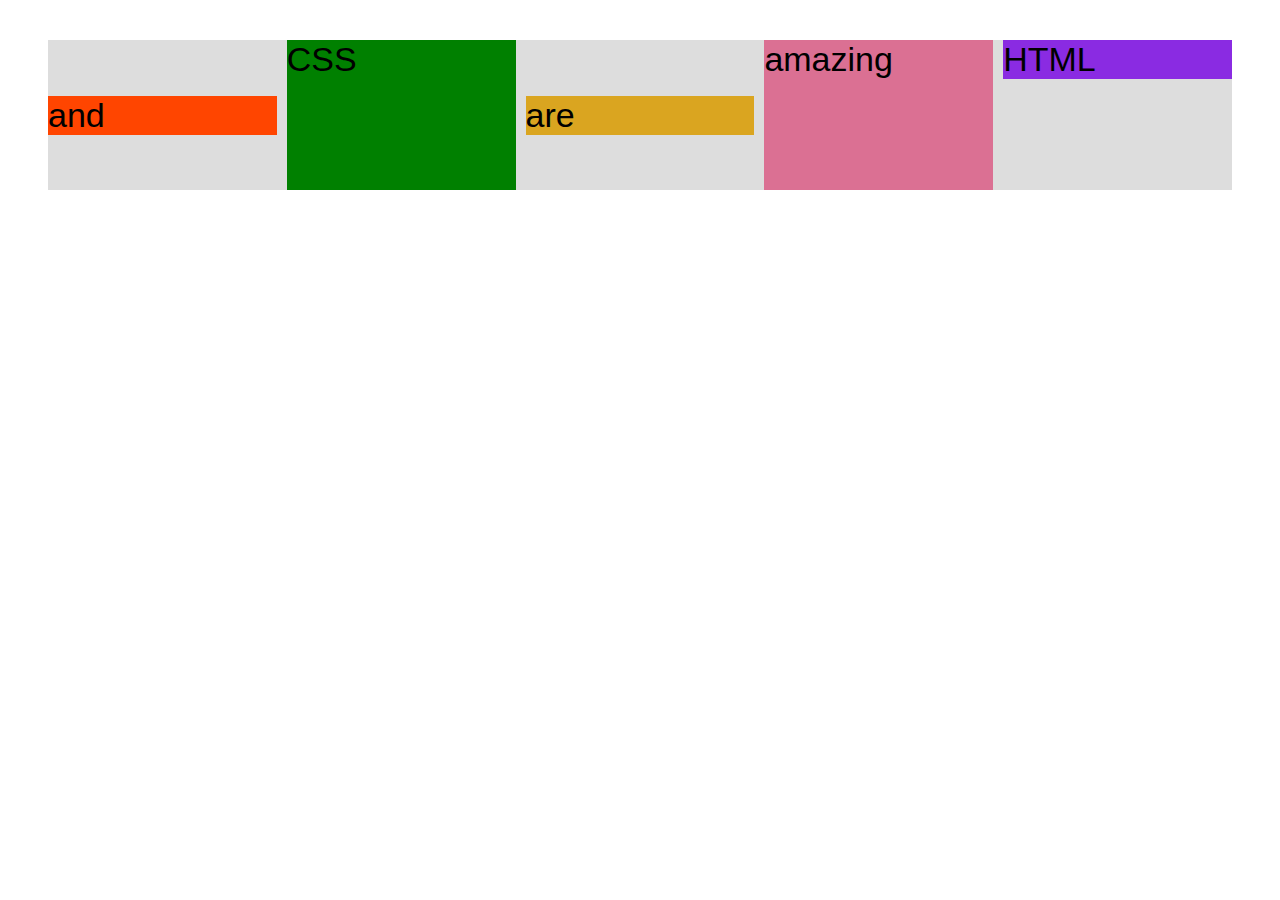
<file: 04-CSS-Layouts/flexbox.html>
<!DOCTYPE html>
<html lang="en">
  <head>
    <meta charset="UTF-8" />
    <meta name="viewport" content="width=device-width, initial-scale=1.0" />
    <title>Flexbox</title>
    <style>
      .e1--1 {
        background-color: blueviolet;
      }
      .e1--2 {
        background-color: orangered;
      }
      .e1--3 {
        background-color: green;
        height: 150px;
      }
      .e1--4 {
        background-color: goldenrod;
      }
      .e1--5 {
        background-color: palevioletred;
      }
      .e1--6 {
        background-color: steelblue;
      }
      .e1--7 {
        background-color: yellow;
      }
      .e1--8 {
        background-color: crimson;
      }

      .container {
        /* starter */
        font-family: sans-serif;
        background-color: #ddd;
        font-size: 34px;
        margin: 40px;
        /* flexbox */
        display: flex;
        align-items: center;
        justify-content: flex-start;
        gap: 10px;
      }

      .e1 {
        /* default
        flex-grow: 0;
        flex-shrink: 1;
        flex-basis: auto; */

        /* flex-basis: 200px; */
        /* flex-shrink: 0; */
        /* flex: 0 0 200px; */
        /* flex-grow: 1; */

        flex: 1;
      }

      .e1--1 {
        align-self: self-start;
        /* flex-grow: 2; */
      }

      .e1--5 {
        align-self: stretch;
        /* order: 2; */
      }

      .e1--6 {
        order: -1;
      }

      .e1--1 {
        order: 1;
      }
    </style>
  </head>
  <body>
    <div class="container">
      <div class="e1 e1--1">HTML</div>
      <div class="e1 e1--2">and</div>
      <div class="e1 e1--3">CSS</div>
      <div class="e1 e1--4">are</div>
      <div class="e1 e1--5">amazing</div>
      <!-- <div class="e1 e1--6">languages</div>
      <div class="e1 e1--7">to</div>
      <div class="e1 e1--8">learn</div> -->
    </div>
  </body>
</html>
</file>
<file: 03-CSS-Fundamentals/style.css>
* {
  /* border-top: 10px solid #1098ad; */
  margin: 0;
  padding: 0;
}

/* PAGE SECTIONS */
body {
  color: #444;
  font-family: sans-serif;

  border-top: 10px solid #1098ad;
  position: relative;
}

.container {
  width: 800px;
  /* margin-left: auto;
  margin-right: auto; */
  margin: 0 auto;
}

.main-header {
  background-color: #f7f7f7;
  /* padding: 20px;
  padding-left: 40px;
  padding-right: 40px; */
  padding: 20px 40px;
  margin-bottom: 60px;
  /* height: 80px; */
}

nav {
  font-size: 18px;
  /* text-align: center; */
}

article {
  margin-bottom: 60px;
}

.post-header {
  margin-bottom: 40px;
  /* position: relative; */
}

aside {
  background-color: #f7f7f7;
  border-top: 5px solid #1098ad;
  border-bottom: 5px solid #1098ad;
  /* padding-top: 50px;
  padding-bottom: 50px; */
  padding: 50px 0;
  width: 500px;
}

/* SMALLER ELEMENTS */
h1,
h2,
h3 {
  color: #1098ad;
}

h1 {
  font-size: 26px;
  text-transform: uppercase;
  font-style: italic;
}

h2 {
  font-size: 40px;
  margin-bottom: 30px;
}

h3 {
  font-size: 30px;
  margin-bottom: 20px;
  margin-top: 40px;
}

h4 {
  font-size: 20px;
  text-transform: uppercase;
  text-align: center;
}

p {
  font-size: 22px;
  line-height: 1.5;
  margin-bottom: 15px;
}

ul,
ol {
  margin-left: 50px;
  margin-bottom: 20px;
}

li {
  font-size: 20px;
  margin-bottom: 10px;
  /* display: inline; */
}

li:last-child {
  margin-bottom: 0;
}

/* footer p {
  font-size: 16px;
} */

/* article header p {
  font-style: italic;
} */

#author {
  font-style: italic;
  font-size: 18px;
}

#copyright {
  font-size: 16px;
}

.related-author {
  font-size: 18px;
  font-weight: bold;
}

/* ul {
  list-style: none;
} */

.related {
  list-style: none;
}

body {
  /* background-color: orangered; */
}

/* .first-li {
  font-weight: bold;
} */

li:first-child {
  font-weight: bold;
}

li:last-child {
  font-style: italic;
}

li:nth-child(even) {
  /* color: red; */
}

/* Misconception: this won't work! */
article p:first-child {
  color: red;
}

/* Styling links */
a:link {
  color: #1098ad;
  text-decoration: none;
}

a:visited {
  /* color: #777; */
  color: #1098ad;
}

a:hover {
  color: orangered;
  font-weight: bold;
  text-decoration: underline orangered;
}

a:active {
  background-color: black;
  font-style: italic;
}
/* LVHA */

.post-img {
  width: 100%;
  height: auto;
}

nav a:link {
  /* background-color: orangered;
  margin: 20px;
  padding: 20px;
  display: block; */

  margin-right: 30px;
  margin-top: 10px;
  display: inline-block;
}

nav a:link:last-child {
  margin-right: 0;
}

button {
  font-size: 22px;
  padding: 20px;
  cursor: pointer;

  position: absolute;
  /* top: 50px;
  left: 50px; */
  bottom: 50px;
  right: 50px;
}

h1::first-letter {
  font-style: normal;
  margin-right: 5px;
}

h3 + p::first-line {
  /* color: red; */
}

h2 {
  /* background-color: orange; */
  position: relative;
}

h2::before {
  content: "TOP";
  background-color: #ffe70e;
  color: #444;
  font-size: 16px;
  font-weight: bold;
  display: inline-block;
  padding: 5px 10px;
  position: absolute;
  top: -10px;
  right: -25px;
}

/* Resolving conflicts */
/* #copyright {
  color: red;
}
.copyright {
  color: blue;
}
.text {
  color: yellow;
}
footer p {
  color: green !important;
} */

/* nav a:link,
nav p {
  font-size: 18px;
} */
</file>
<file: 04-CSS-Layouts/style.css>
* {
  /* border-top: 10px solid #1098ad; */
  margin: 0;
  padding: 0;
  box-sizing: border-box;
}

/* PAGE SECTIONS */
body {
  color: #444;
  font-family: sans-serif;

  border-top: 10px solid #1098ad;
  position: relative;
}

.container {
  width: 1200px;
  /* margin-left: auto;
  margin-right: auto; */
  margin: 0 auto;
}

.main-header {
  background-color: #f7f7f7;
  /* padding: 20px;
  padding-left: 40px;
  padding-right: 40px; */
  padding: 20px 40px;
  /* margin-bottom: 60px; */
  /* height: 80px; */
}

nav {
  font-size: 18px;
  /* text-align: center; */
}

article {
  /* margin-bottom: 60px; */
}

.post-header {
  margin-bottom: 40px;
  /* position: relative; */
}

aside {
  background-color: #f7f7f7;
  border-top: 5px solid #1098ad;
  border-bottom: 5px solid #1098ad;
  padding: 50px 40px;
}

/* SMALLER ELEMENTS */
h1,
h2,
h3 {
  color: #1098ad;
}

h1 {
  font-size: 26px;
  text-transform: uppercase;
  font-style: italic;
}

h2 {
  font-size: 40px;
  margin-bottom: 30px;
}

h3 {
  font-size: 30px;
  margin-bottom: 20px;
  margin-top: 40px;
}

h4 {
  font-size: 20px;
  text-transform: uppercase;
  text-align: center;
  margin-bottom: 30px;
}

p {
  font-size: 22px;
  line-height: 1.5;
  margin-bottom: 15px;
}

ul,
ol {
  margin-left: 50px;
  margin-bottom: 20px;
}

li {
  font-size: 20px;
  margin-bottom: 10px;
  /* display: inline; */
}

li:last-child {
  margin-bottom: 0;
}

/* footer p {
  font-size: 16px;
} */

/* article header p {
  font-style: italic;
} */

#author {
  font-style: italic;
  font-size: 18px;
}

#copyright {
  font-size: 16px;
}

.related-author {
  font-size: 18px;
  font-weight: bold;
}

/* ul {
  list-style: none;
} */

.related {
  list-style: none;
  margin-left: 0;
}

body {
  /* background-color: orangered; */
}

/* .first-li {
  font-weight: bold;
} */

li:first-child {
  font-weight: bold;
}

li:last-child {
  font-style: italic;
}

li:nth-child(even) {
  /* color: red; */
}

/* Misconception: this won't work! */
article p:first-child {
  color: red;
}

/* Styling links */
a:link {
  color: #1098ad;
  text-decoration: none;
}

a:visited {
  /* color: #777; */
  color: #1098ad;
}

a:hover {
  color: orangered;
  font-weight: bold;
  text-decoration: underline orangered;
}

a:active {
  background-color: black;
  font-style: italic;
}
/* LVHA */

.post-img {
  width: 100%;
  height: auto;
}

nav a:link {
  /* background-color: orangered;
  margin: 20px;
  padding: 20px;
  display: block; */

  margin-right: 30px;
  display: inline-block;
}

nav a:link:last-child {
  margin-right: 0;
}

button {
  font-size: 22px;
  padding: 20px;
  cursor: pointer;

  position: absolute;
  /* top: 50px;
  left: 50px; */
  bottom: 50px;
  right: 50px;
}

h1::first-letter {
  font-style: normal;
  margin-right: 5px;
}

h3 + p::first-line {
  /* color: red; */
}

h2 {
  /* background-color: orange; */
  position: relative;
}

h2::before {
  content: "TOP";
  background-color: #ffe70e;
  color: #444;
  font-size: 16px;
  font-weight: bold;
  display: inline-block;
  padding: 5px 10px;
  position: absolute;
  top: -10px;
  right: -25px;
}

/* Resolving conflicts */
/* #copyright {
  color: red;
}
.copyright {
  color: blue;
}
.text {
  color: yellow;
}
footer p {
  color: green !important;
} */

/* nav a:link,
nav p {
  font-size: 18px;
} */

/* FLOATS */
/* .author-img {
  float: left;
  margin-bottom: 20px;
}
.author {
  float: left;
  margin-left: 20px;
  margin-top: 10px;
}

h1 {
  float: left;
}

nav {
  float: right;
}

.clear {
  clear: both;
}

.clearfix::after {
  clear: both;
  content: "";
  display: block;
}

article {
  width: 825px;
  float: left;
}

aside {
  width: 300px;
  float: right;
}

footer {
  clear: both;
} */

/* FLEXBOX */
.main-header {
  display: flex;
  align-items: center;
  justify-content: space-between;
}

.author-box {
  display: flex;
  align-items: center;
  margin-bottom: 15px;
}

.author {
  margin-bottom: 0;
  margin-left: 15px;
}

.related-post {
  display: flex;
  align-items: center;
  gap: 20px;
  margin-bottom: 30px;
}

.related-link:link {
  font-size: 17px;
  font-weight: bold;
  font-style: normal;
  margin-bottom: 5px;
  display: block;
}

.related-author {
  margin-bottom: 0;
  font-size: 14px;
  font-weight: normal;
  font-style: italic;
}

/* FLEXBOX LAYOUT */
/* .row {
  display: flex;
  align-items: flex-start;
  gap: 75px;
  margin-bottom: 60px;
}

.aside {
  flex: 0 0 300px;
}

.article {
  flex: 1;
  margin-bottom: 0px;
} */

/* CSSGRID LAYOUT */
.container {
  display: grid;
  grid-template-columns: 1fr 300px;
  column-gap: 75px;
  row-gap: 60px;
  align-items: start;
}

.main-header {
  /* grid-column: 1 / span2; */
  grid-column: 1/-1;
}

article {
}

aside {
}

footer {
  grid-column: 1/-1;
}
</file>
<file: 05-Design/style.css>
/*
SPACING SYSTEM (px)
2 / 4 / 8 / 12 / 16 / 24 / 32 / 48 / 64 / 80 / 96 / 128

FONT SIZE SYSTEM (px)
10 / 12 / 14 / 16 / 18 / 20 / 24 / 30 / 36 / 44 / 52 / 62 / 74 / 86 / 98
*/
/* MAIN COLOR: #087f5b */
/* GREY COLOR #343a40 */
* {
  margin: 0;
  padding: 0;
  box-sizing: border-box;
}

/* ------------------------ */
/* GENERAL STYLES */
/* ------------------------ */
body {
  font-family: "Inter", sans-serif;
  color: #343a40;
  border-bottom: 8px solid #087f5b;
}

.container {
  width: 960px;
  margin: 0 auto;
}

header,
section {
  margin-bottom: 96px;
}

h2 {
  margin-bottom: 48px;
  font-size: 36px;
  letter-spacing: -0.5px;
}

img {
  border-radius: 12px;
}

.btn:link,
.btn:visited {
  background-color: #087f5b;
  color: #fff;
  text-decoration: none;
  text-transform: uppercase;
  font-weight: 500;
  display: inline-block;
  border-radius: 100px;
}

.btn:hover,
.btn:active {
  background-color: #099268;
}

.btn--big {
  font-size: 18px;
  padding: 16px 32px;
}

.btn--small {
  font-size: 14px;
  padding: 8px 12px;
}

.grid-3-cols {
  display: grid;
  grid-template-columns: repeat(3, 1fr);
  column-gap: 80px;
}

/* ------------------------ */
/* COMPONENT STYLES */
/* ------------------------ */

/* HEADER */
header {
  display: grid;
  grid-template-columns: repeat(2, 1fr);
  column-gap: 80px;
  margin-top: 64px;
}

.header-text-box {
  align-self: center;
}

h1 {
  margin-bottom: 32px;
  font-size: 44px;
  line-height: 1.1;
  letter-spacing: -1px;
  /* text-shadow: 0 5px 5px rgba(0, 0, 0, 0.2); */
}

.header-text {
  margin-bottom: 24px;
  font-size: 18px;
  line-height: 1.7;
}

img {
  width: 100%;
}

/* FEATURES */
.features-icon {
  stroke: #087f5b;
  width: 32px;
  height: 32px;
  margin-bottom: 24px;
}

.features-title {
  margin-bottom: 16px;
  font-size: 20px;
}

.features-text {
  font-size: 18px;
  line-height: 1.7;
}

/* TESTIMONIAL */
.testimonial-section {
  background-color: #087f5b;
  color: #fff;
  padding: 24px;
  border-radius: 12px;
}

.testimonial-box {
  grid-column: 2 / -1;
  align-self: center;
}

.testimonial-box h2 {
  margin-bottom: 24px;
  font-size: 24px;
}

.testimonial-text {
  font-style: italic;
  margin-bottom: 24px;
  font-size: 18px;
  line-height: 1.7;
  color: #e6fcf5;
}

.testimonial-author {
  color: #c3fae8;
}

/* CHAIRS */
.chair-box {
  padding: 32px;
}

h3 {
  margin-bottom: 24px;
  font-size: 20px;
}

.chair-details {
  list-style: none;
  margin-bottom: 48px;
}

.chair-details li {
  display: flex;
  align-items: center;
  gap: 12px;
  margin-bottom: 16px;
}

.chair-details li:last-child {
  margin-bottom: 0;
}

.chair {
  box-shadow: 0 20px 30px 0 rgba(0, 0, 0, 0.07);
  border-radius: 12px;
}

.chair img {
  border-bottom-left-radius: 0;
  border-bottom-right-radius: 0;
}

.chair-icon {
  stroke: #087f5b;
  width: 24px;
  height: 24px;
}

.chair-price {
  display: flex;
  justify-content: space-between;
  align-items: center;
  font-size: 20px;
}

footer {
  margin-bottom: 48px;
  font-size: 14px;
  color: #495057;
}
</file>
